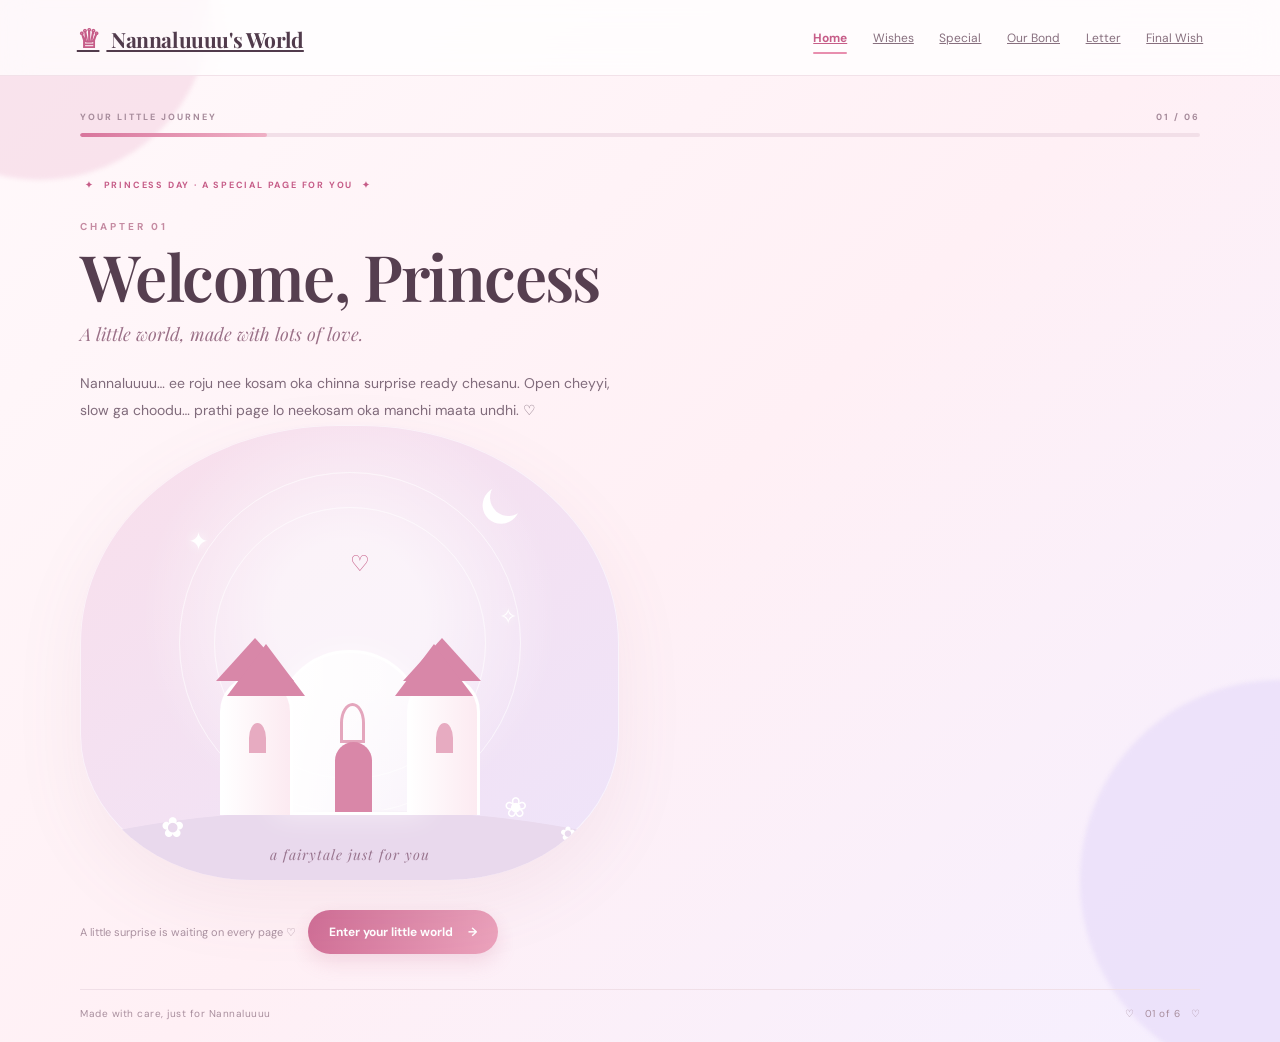
<file: index.html>
<!doctype html>
<html lang="en"><head><meta charset="utf-8"><meta name="viewport" content="width=device-width,initial-scale=1"><meta name="theme-color" content="#fff3f7"><meta name="description" content="A little Princess Day surprise for Nannaluuuu."><title>Welcome, Princess | Nannaluuuu</title><link rel="preconnect" href="https://fonts.googleapis.com"><link href="https://fonts.googleapis.com/css2?family=DM+Sans:wght@400;500;600;700&family=Playfair+Display:wght@500;600;700&display=swap" rel="stylesheet"><link rel="stylesheet" href="style.css"></head>
<body data-page="01">
<div class="ambient ambient-one"></div><div class="ambient ambient-two"></div>
<header class="topbar"><a class="brand" href="index.html"><span>♕</span> Nannaluuuu's World</a><button class="menu-toggle" aria-label="Toggle menu" aria-expanded="false">☰</button><nav class="nav"><a href="index.html" class="current">Home</a><a href="wishes.html" class="">Wishes</a><a href="special.html" class="">Special</a><a href="bond.html" class="">Our Bond</a><a href="letter.html" class="">Letter</a><a href="finale.html" class="">Final Wish</a></nav></header>
<main class="page-shell">
  <div class="progress-row"><span>YOUR LITTLE JOURNEY</span><span>01 / 06</span></div><div class="progress-track"><i style="width:16.666666666666668%"></i></div>
  <section class="page-layout home-layout">
    <div class="page-copy">
      <div class="eyebrow"><span>✦</span> Princess Day · A special page for you <span>✦</span></div>
      <p class="page-number">CHAPTER 01</p>
      <h1>Welcome, Princess</h1>
      <p class="subtitle">A little world, made with lots of love.</p>
      <div class="message-text">Nannaluuuu… ee roju nee kosam oka chinna surprise ready chesanu. Open cheyyi, slow ga choodu… prathi page lo neekosam oka manchi maata undhi. ♡</div>
      
        <div class="hero-visual" aria-label="Illustrated fairytale castle">
          <div class="moon"></div><span class="spark sp1">✦</span><span class="spark sp2">✧</span><span class="spark sp3">✦</span>
          <div class="castle-wrap"><div class="castle-flag">♡</div><div class="castle-roof roof-a"></div><div class="castle-roof roof-b"></div><div class="castle-body"><div class="castle-window"></div><div class="castle-door"></div></div><div class="castle-tower tower-a"></div><div class="castle-tower tower-b"></div></div>
          <div class="art-hill"></div><span class="flower flower-a">✿</span><span class="flower flower-b">❀</span><span class="flower flower-c">✿</span>
          <div class="visual-caption">a fairytale just for you</div>
        </div>
      <div class="page-actions">
        <span class="tiny-note">A little surprise is waiting on every page ♡</span>
        <a class="btn btn-primary" href="wishes.html">Enter your little world <span>→</span></a>
      </div>
    </div>
    
  </section>
  <div class="bottom-note"><span>Made with care, just for Nannaluuuu</span><span>♡ &nbsp; 01 of 6 &nbsp; ♡</span></div>
</main>
<script src="script.js"></script></body></html>
</file>
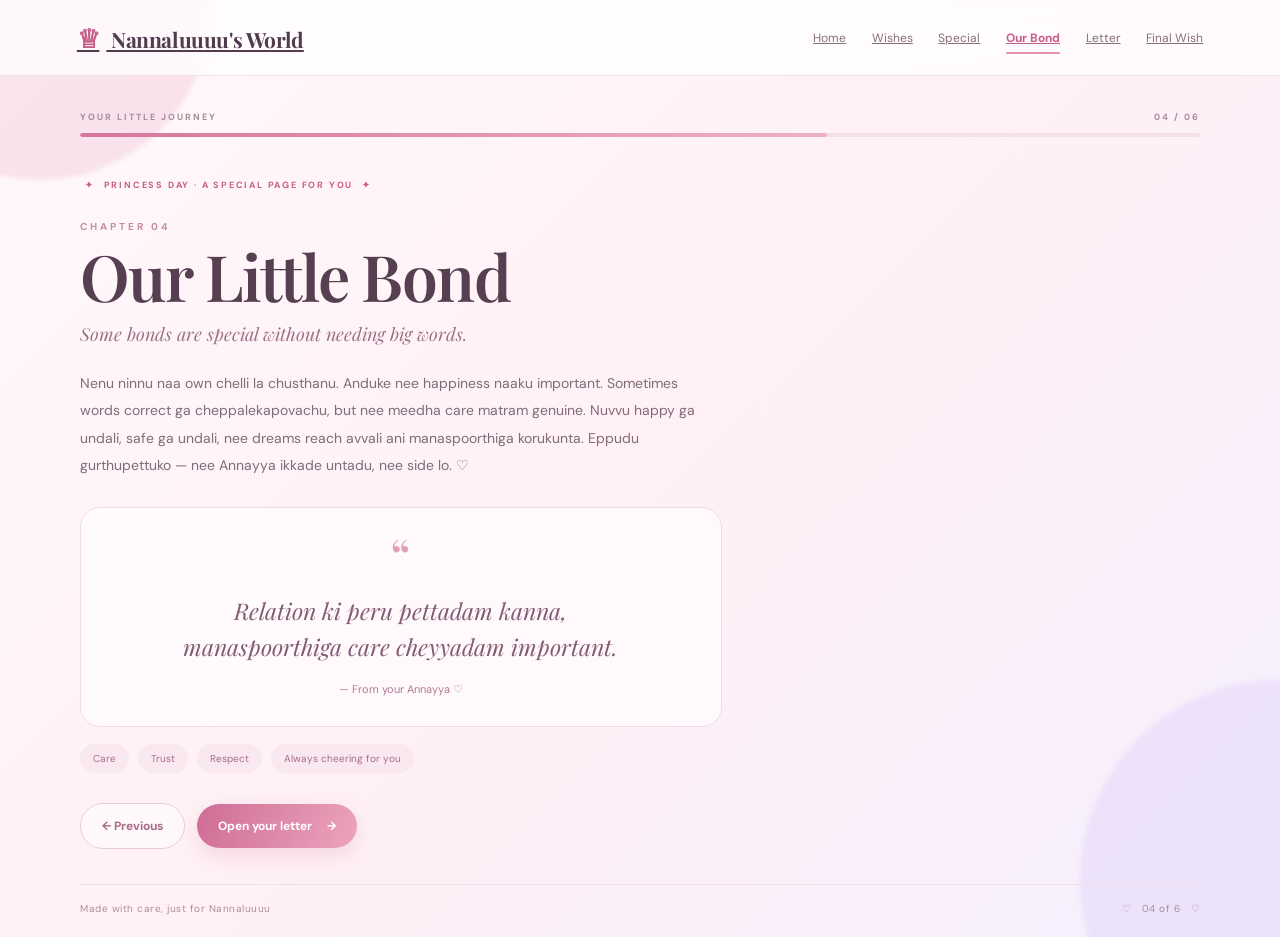
<file: bond.html>
<!doctype html>
<html lang="en"><head><meta charset="utf-8"><meta name="viewport" content="width=device-width,initial-scale=1"><meta name="theme-color" content="#fff3f7"><meta name="description" content="A little Princess Day surprise for Nannaluuuu."><title>Our Little Bond | Nannaluuuu</title><link rel="preconnect" href="https://fonts.googleapis.com"><link href="https://fonts.googleapis.com/css2?family=DM+Sans:wght@400;500;600;700&family=Playfair+Display:wght@500;600;700&display=swap" rel="stylesheet"><link rel="stylesheet" href="style.css"></head>
<body data-page="04">
<div class="ambient ambient-one"></div><div class="ambient ambient-two"></div>
<header class="topbar"><a class="brand" href="index.html"><span>♕</span> Nannaluuuu's World</a><button class="menu-toggle" aria-label="Toggle menu" aria-expanded="false">☰</button><nav class="nav"><a href="index.html" class="">Home</a><a href="wishes.html" class="">Wishes</a><a href="special.html" class="">Special</a><a href="bond.html" class="current">Our Bond</a><a href="letter.html" class="">Letter</a><a href="finale.html" class="">Final Wish</a></nav></header>
<main class="page-shell">
  <div class="progress-row"><span>YOUR LITTLE JOURNEY</span><span>04 / 06</span></div><div class="progress-track"><i style="width:66.66666666666667%"></i></div>
  <section class="page-layout ">
    <div class="page-copy">
      <div class="eyebrow"><span>✦</span> Princess Day · A special page for you <span>✦</span></div>
      <p class="page-number">CHAPTER 04</p>
      <h1>Our Little Bond</h1>
      <p class="subtitle">Some bonds are special without needing big words.</p>
      <div class="message-text">Nenu ninnu naa own chelli la chusthanu. Anduke nee happiness naaku important. Sometimes words correct ga cheppalekapovachu, but nee meedha care matram genuine. Nuvvu happy ga undali, safe ga undali, nee dreams reach avvali ani manaspoorthiga korukunta. Eppudu gurthupettuko — nee Annayya ikkade untadu, nee side lo. ♡</div>
      
        <div class="bond-quote"><span>“</span><p>Relation ki peru pettadam kanna, manaspoorthiga care cheyyadam important.</p><small>— From your Annayya ♡</small></div>
        <div class="bond-tags"><span>Care</span><span>Trust</span><span>Respect</span><span>Always cheering for you</span></div>
      <div class="page-actions">
        <a class="btn btn-secondary" href="bond.html">← Previous</a>
        <a class="btn btn-primary" href="letter.html">Open your letter <span>→</span></a>
      </div>
    </div>
    <aside class="side-art reveal"><div class="side-orbit"></div><div class="side-icon">🤍</div><p>A bond I truly value</p><span>♡</span></aside>
  </section>
  <div class="bottom-note"><span>Made with care, just for Nannaluuuu</span><span>♡ &nbsp; 04 of 6 &nbsp; ♡</span></div>
</main>
<script src="script.js"></script></body></html>
</file>
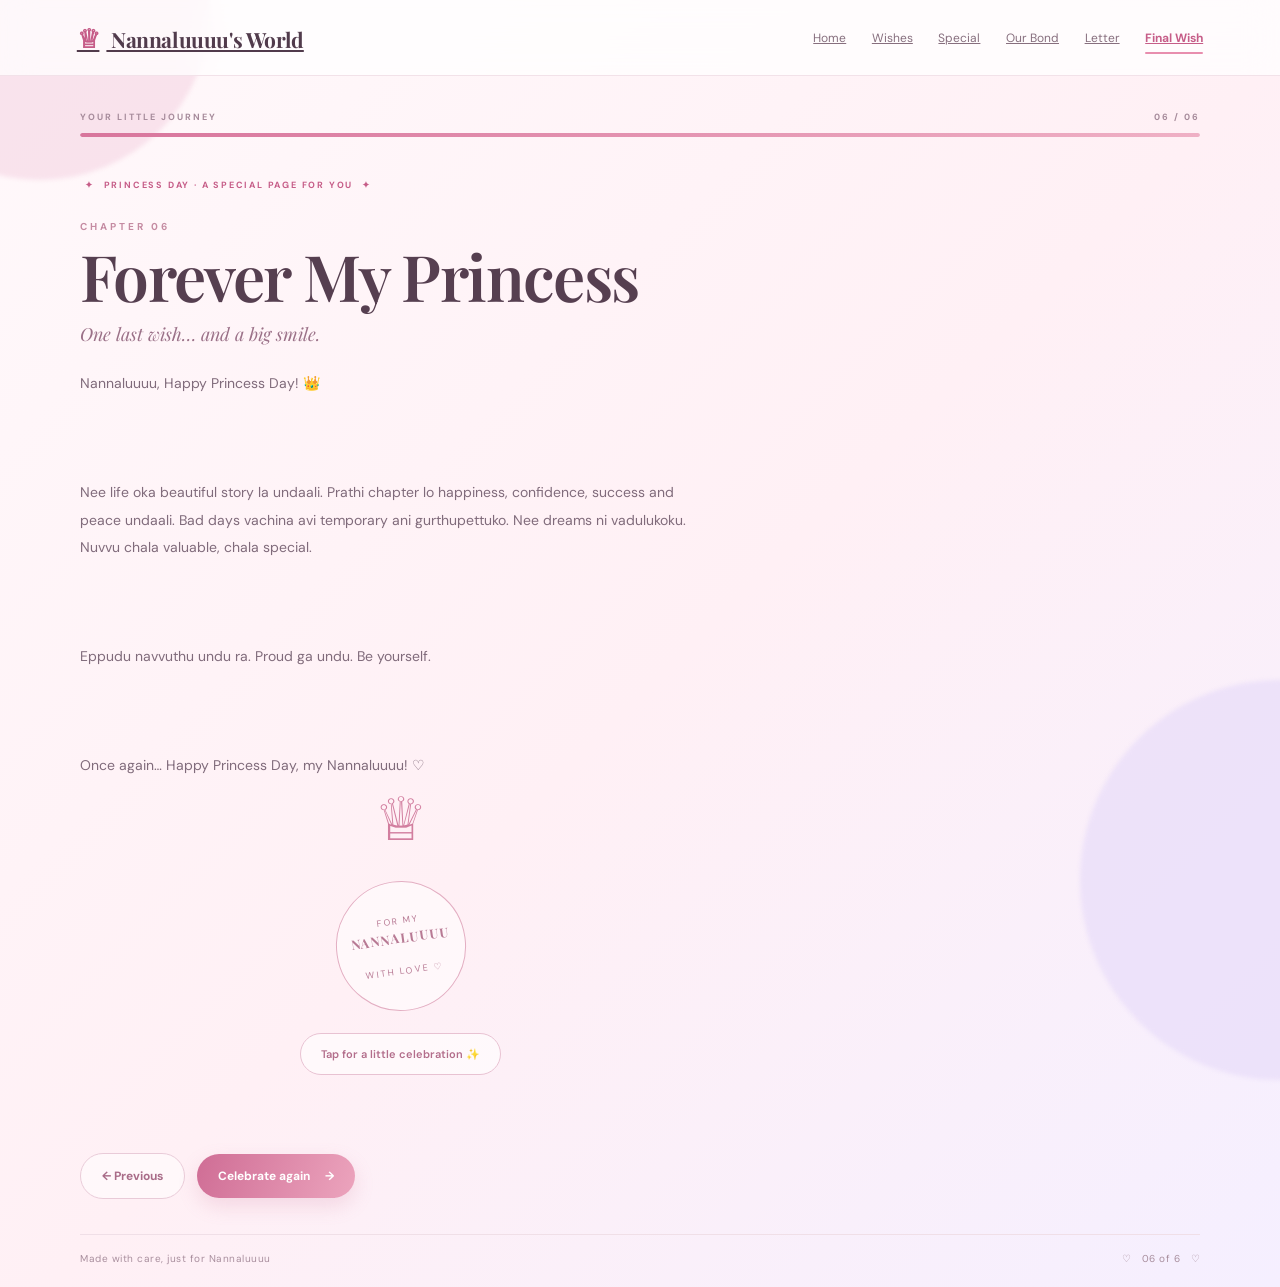
<file: finale.html>
<!doctype html>
<html lang="en"><head><meta charset="utf-8"><meta name="viewport" content="width=device-width,initial-scale=1"><meta name="theme-color" content="#fff3f7"><meta name="description" content="A little Princess Day surprise for Nannaluuuu."><title>Forever My Princess | Nannaluuuu</title><link rel="preconnect" href="https://fonts.googleapis.com"><link href="https://fonts.googleapis.com/css2?family=DM+Sans:wght@400;500;600;700&family=Playfair+Display:wght@500;600;700&display=swap" rel="stylesheet"><link rel="stylesheet" href="style.css"></head>
<body data-page="06">
<div class="ambient ambient-one"></div><div class="ambient ambient-two"></div>
<header class="topbar"><a class="brand" href="index.html"><span>♕</span> Nannaluuuu's World</a><button class="menu-toggle" aria-label="Toggle menu" aria-expanded="false">☰</button><nav class="nav"><a href="index.html" class="">Home</a><a href="wishes.html" class="">Wishes</a><a href="special.html" class="">Special</a><a href="bond.html" class="">Our Bond</a><a href="letter.html" class="">Letter</a><a href="finale.html" class="current">Final Wish</a></nav></header>
<main class="page-shell">
  <div class="progress-row"><span>YOUR LITTLE JOURNEY</span><span>06 / 06</span></div><div class="progress-track"><i style="width:100.0%"></i></div>
  <section class="page-layout ">
    <div class="page-copy">
      <div class="eyebrow"><span>✦</span> Princess Day · A special page for you <span>✦</span></div>
      <p class="page-number">CHAPTER 06</p>
      <h1>Forever My Princess</h1>
      <p class="subtitle">One last wish… and a big smile.</p>
      <div class="message-text">Nannaluuuu, Happy Princess Day! 👑<br><br><br><br>Nee life oka beautiful story la undaali. Prathi chapter lo happiness, confidence, success and peace undaali. Bad days vachina avi temporary ani gurthupettuko. Nee dreams ni vadulukoku. Nuvvu chala valuable, chala special.<br><br><br><br>Eppudu navvuthu undu ra. Proud ga undu. Be yourself.<br><br><br><br>Once again… Happy Princess Day, my Nannaluuuu! ♡</div>
      
        <div class="final-crown">♕</div>
        <div class="final-seal">FOR MY<br><strong>NANNALUUUU</strong><br>WITH LOVE ♡</div>
        <button class="celebrate-btn" id="celebrateBtn" type="button">Tap for a little celebration ✨</button>
        <div id="celebration" class="celebration" aria-live="polite"></div>
      <div class="page-actions">
        <a class="btn btn-secondary" href="finale.html">← Previous</a>
        <a class="btn btn-primary" href="index.html">Celebrate again <span>→</span></a>
      </div>
    </div>
    <aside class="side-art reveal"><div class="side-orbit"></div><div class="side-icon">👑</div><p>Keep shining, princess</p><span>♡</span></aside>
  </section>
  <div class="bottom-note"><span>Made with care, just for Nannaluuuu</span><span>♡ &nbsp; 06 of 6 &nbsp; ♡</span></div>
</main>
<script src="script.js"></script></body></html>
</file>
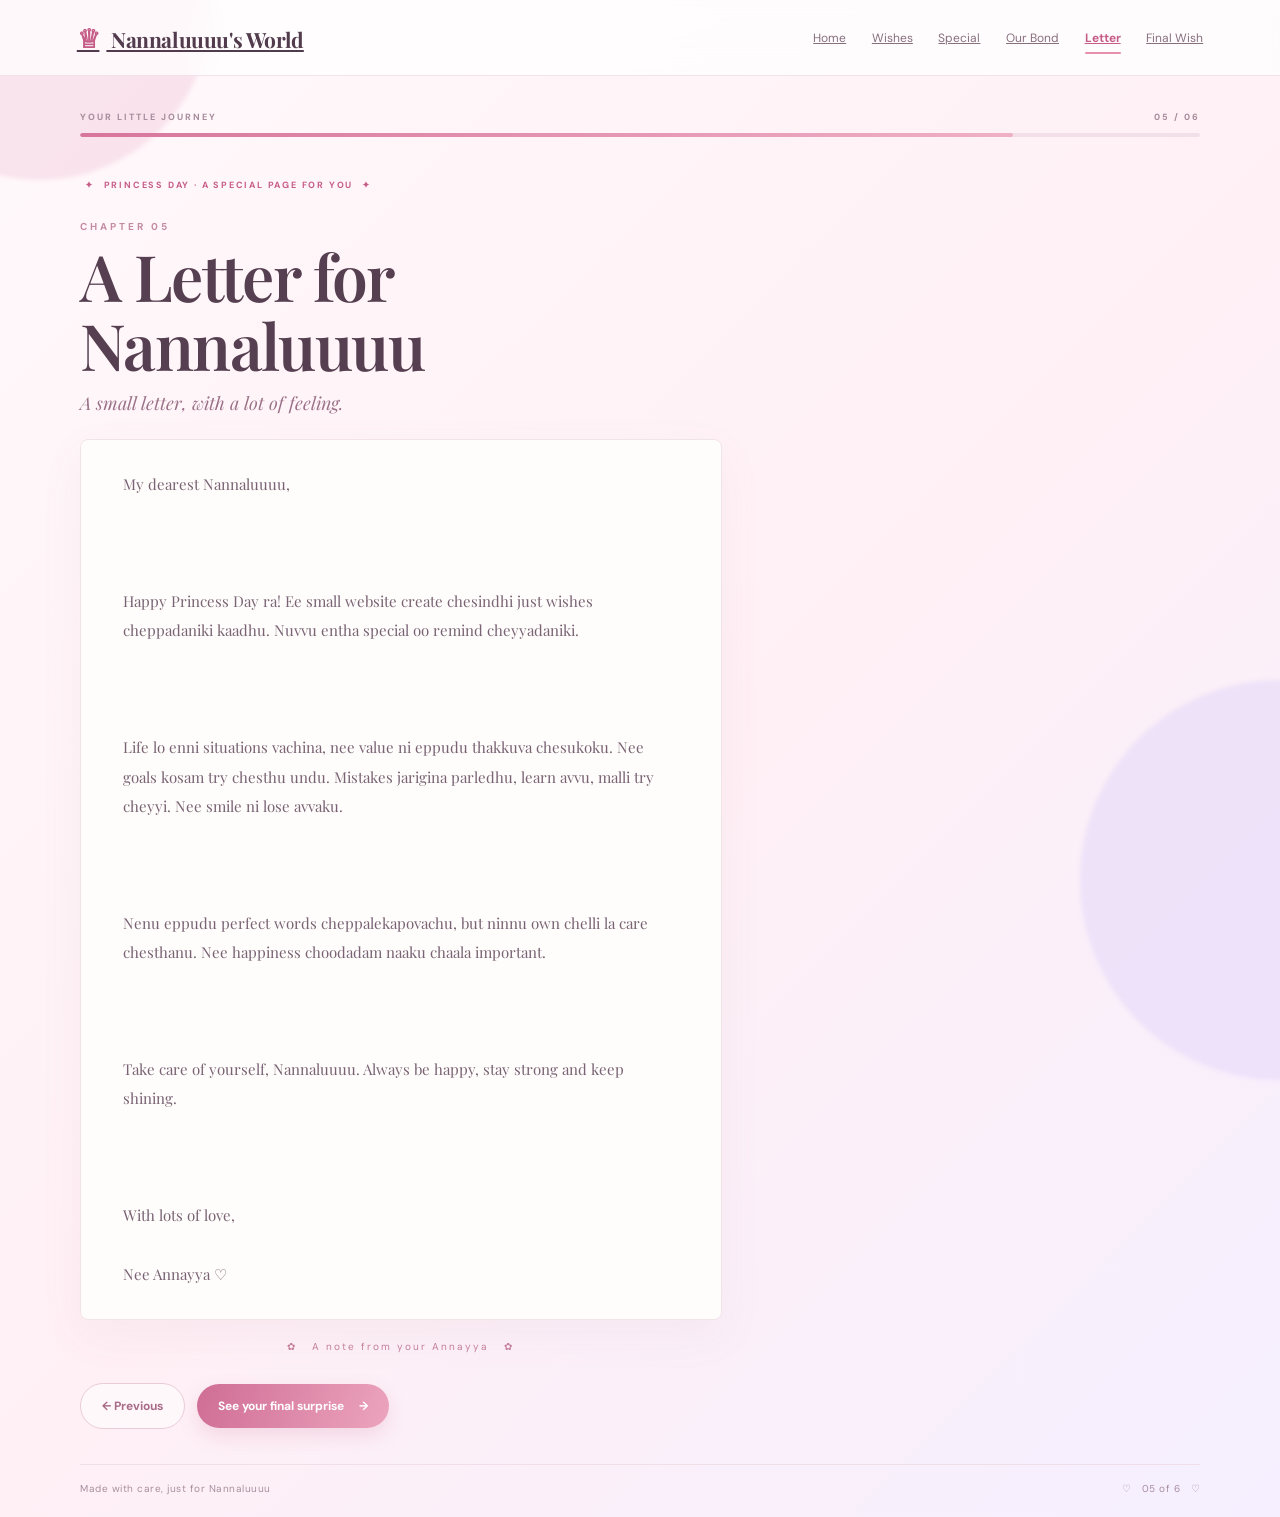
<file: letter.html>
<!doctype html>
<html lang="en"><head><meta charset="utf-8"><meta name="viewport" content="width=device-width,initial-scale=1"><meta name="theme-color" content="#fff3f7"><meta name="description" content="A little Princess Day surprise for Nannaluuuu."><title>A Letter for Nannaluuuu | Nannaluuuu</title><link rel="preconnect" href="https://fonts.googleapis.com"><link href="https://fonts.googleapis.com/css2?family=DM+Sans:wght@400;500;600;700&family=Playfair+Display:wght@500;600;700&display=swap" rel="stylesheet"><link rel="stylesheet" href="style.css"></head>
<body data-page="05">
<div class="ambient ambient-one"></div><div class="ambient ambient-two"></div>
<header class="topbar"><a class="brand" href="index.html"><span>♕</span> Nannaluuuu's World</a><button class="menu-toggle" aria-label="Toggle menu" aria-expanded="false">☰</button><nav class="nav"><a href="index.html" class="">Home</a><a href="wishes.html" class="">Wishes</a><a href="special.html" class="">Special</a><a href="bond.html" class="">Our Bond</a><a href="letter.html" class="current">Letter</a><a href="finale.html" class="">Final Wish</a></nav></header>
<main class="page-shell">
  <div class="progress-row"><span>YOUR LITTLE JOURNEY</span><span>05 / 06</span></div><div class="progress-track"><i style="width:83.33333333333333%"></i></div>
  <section class="page-layout ">
    <div class="page-copy">
      <div class="eyebrow"><span>✦</span> Princess Day · A special page for you <span>✦</span></div>
      <p class="page-number">CHAPTER 05</p>
      <h1>A Letter for Nannaluuuu</h1>
      <p class="subtitle">A small letter, with a lot of feeling.</p>
      <div class="letter-content">My dearest Nannaluuuu,<br><br><br><br>Happy Princess Day ra! Ee small website create chesindhi just wishes cheppadaniki kaadhu. Nuvvu entha special oo remind cheyyadaniki.<br><br><br><br>Life lo enni situations vachina, nee value ni eppudu thakkuva chesukoku. Nee goals kosam try chesthu undu. Mistakes jarigina parledhu, learn avvu, malli try cheyyi. Nee smile ni lose avvaku.<br><br><br><br>Nenu eppudu perfect words cheppalekapovachu, but ninnu own chelli la care chesthanu. Nee happiness choodadam naaku chaala important.<br><br><br><br>Take care of yourself, Nannaluuuu. Always be happy, stay strong and keep shining.<br><br><br><br>With lots of love,<br><br>Nee Annayya ♡</div>
      <div class="letter-decoration">✿ &nbsp; A note from your Annayya &nbsp; ✿</div>
      <div class="page-actions">
        <a class="btn btn-secondary" href="letter.html">← Previous</a>
        <a class="btn btn-primary" href="finale.html">See your final surprise <span>→</span></a>
      </div>
    </div>
    <aside class="side-art reveal"><div class="side-orbit"></div><div class="side-icon">💌</div><p>Written with care</p><span>♡</span></aside>
  </section>
  <div class="bottom-note"><span>Made with care, just for Nannaluuuu</span><span>♡ &nbsp; 05 of 6 &nbsp; ♡</span></div>
</main>
<script src="script.js"></script></body></html>
</file>
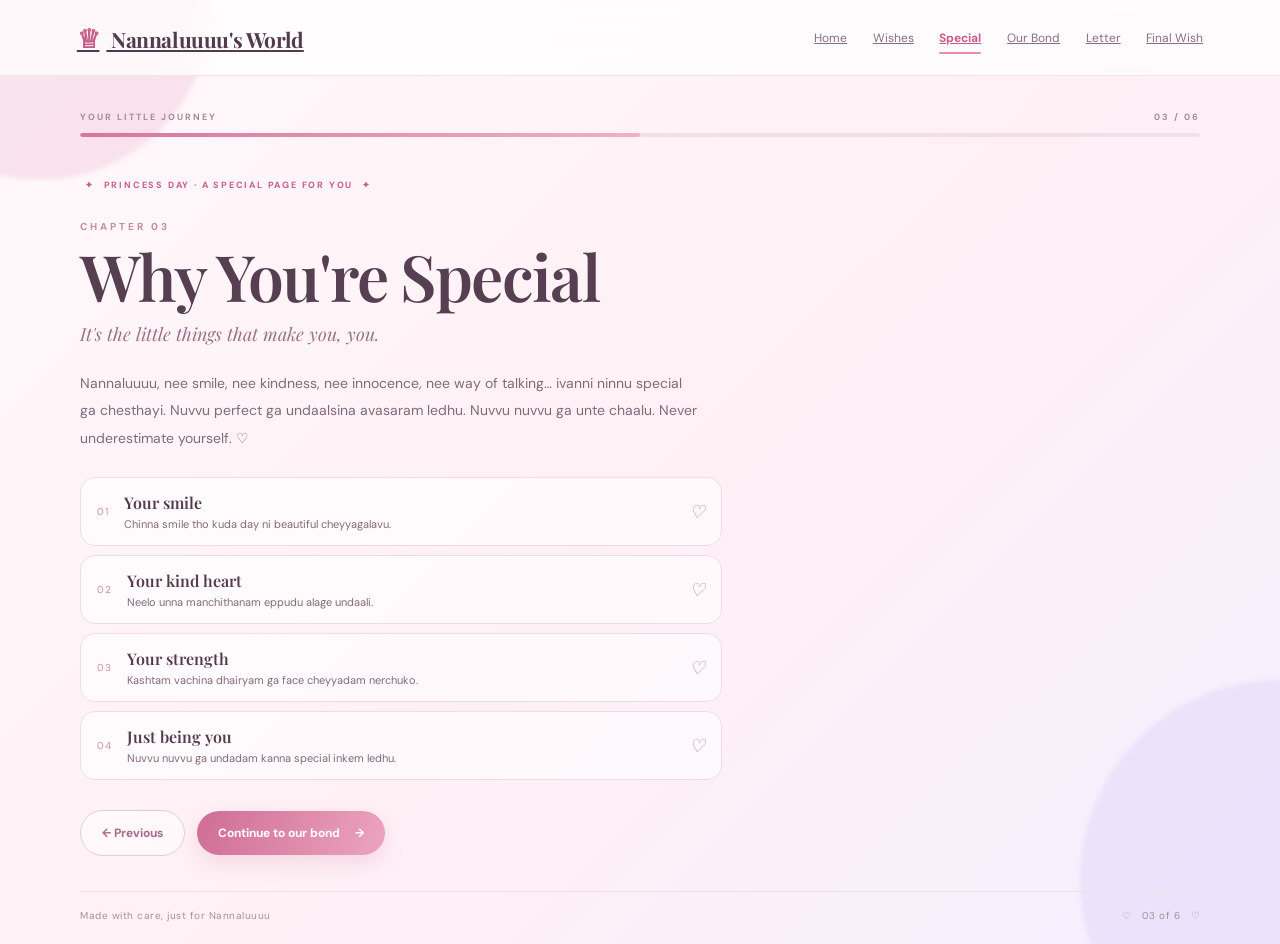
<file: special.html>
<!doctype html>
<html lang="en"><head><meta charset="utf-8"><meta name="viewport" content="width=device-width,initial-scale=1"><meta name="theme-color" content="#fff3f7"><meta name="description" content="A little Princess Day surprise for Nannaluuuu."><title>Why You're Special | Nannaluuuu</title><link rel="preconnect" href="https://fonts.googleapis.com"><link href="https://fonts.googleapis.com/css2?family=DM+Sans:wght@400;500;600;700&family=Playfair+Display:wght@500;600;700&display=swap" rel="stylesheet"><link rel="stylesheet" href="style.css"></head>
<body data-page="03">
<div class="ambient ambient-one"></div><div class="ambient ambient-two"></div>
<header class="topbar"><a class="brand" href="index.html"><span>♕</span> Nannaluuuu's World</a><button class="menu-toggle" aria-label="Toggle menu" aria-expanded="false">☰</button><nav class="nav"><a href="index.html" class="">Home</a><a href="wishes.html" class="">Wishes</a><a href="special.html" class="current">Special</a><a href="bond.html" class="">Our Bond</a><a href="letter.html" class="">Letter</a><a href="finale.html" class="">Final Wish</a></nav></header>
<main class="page-shell">
  <div class="progress-row"><span>YOUR LITTLE JOURNEY</span><span>03 / 06</span></div><div class="progress-track"><i style="width:50.0%"></i></div>
  <section class="page-layout ">
    <div class="page-copy">
      <div class="eyebrow"><span>✦</span> Princess Day · A special page for you <span>✦</span></div>
      <p class="page-number">CHAPTER 03</p>
      <h1>Why You're Special</h1>
      <p class="subtitle">It's the little things that make you, you.</p>
      <div class="message-text">Nannaluuuu, nee smile, nee kindness, nee innocence, nee way of talking… ivanni ninnu special ga chesthayi. Nuvvu perfect ga undaalsina avasaram ledhu. Nuvvu nuvvu ga unte chaalu. Never underestimate yourself. ♡</div>
      
        <div class="reason-list">
          <div class="reason" tabindex="0"><span>01</span><div><b>Your smile</b><small>Chinna smile tho kuda day ni beautiful cheyyagalavu.</small></div><i>♡</i></div>
          <div class="reason" tabindex="0"><span>02</span><div><b>Your kind heart</b><small>Neelo unna manchithanam eppudu alage undaali.</small></div><i>♡</i></div>
          <div class="reason" tabindex="0"><span>03</span><div><b>Your strength</b><small>Kashtam vachina dhairyam ga face cheyyadam nerchuko.</small></div><i>♡</i></div>
          <div class="reason" tabindex="0"><span>04</span><div><b>Just being you</b><small>Nuvvu nuvvu ga undadam kanna special inkem ledhu.</small></div><i>♡</i></div>
        </div>
      <div class="page-actions">
        <a class="btn btn-secondary" href="special.html">← Previous</a>
        <a class="btn btn-primary" href="bond.html">Continue to our bond <span>→</span></a>
      </div>
    </div>
    <aside class="side-art reveal"><div class="side-orbit"></div><div class="side-icon">🦋</div><p>You are one of a kind</p><span>♡</span></aside>
  </section>
  <div class="bottom-note"><span>Made with care, just for Nannaluuuu</span><span>♡ &nbsp; 03 of 6 &nbsp; ♡</span></div>
</main>
<script src="script.js"></script></body></html>
</file>
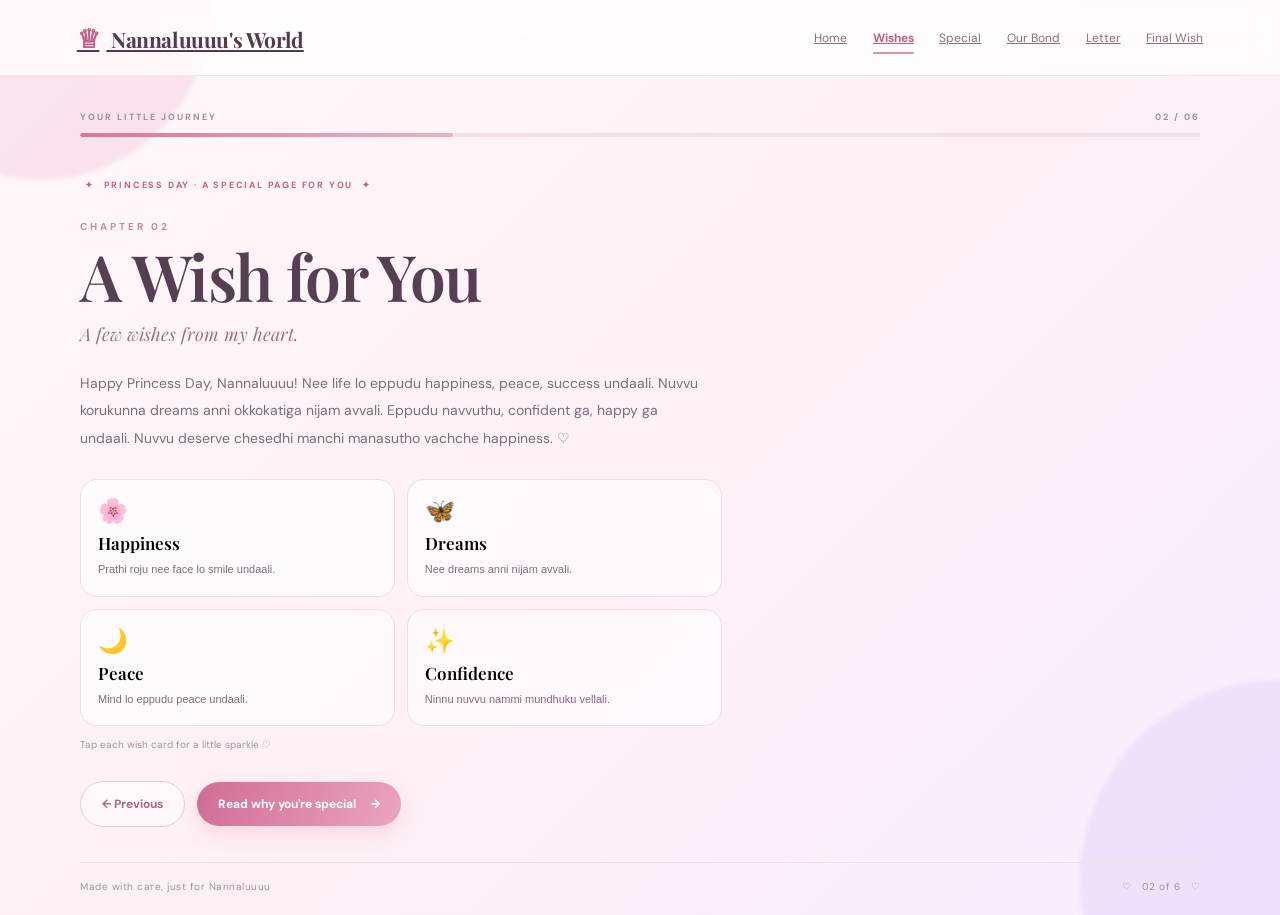
<file: wishes.html>
<!doctype html>
<html lang="en"><head><meta charset="utf-8"><meta name="viewport" content="width=device-width,initial-scale=1"><meta name="theme-color" content="#fff3f7"><meta name="description" content="A little Princess Day surprise for Nannaluuuu."><title>A Wish for You | Nannaluuuu</title><link rel="preconnect" href="https://fonts.googleapis.com"><link href="https://fonts.googleapis.com/css2?family=DM+Sans:wght@400;500;600;700&family=Playfair+Display:wght@500;600;700&display=swap" rel="stylesheet"><link rel="stylesheet" href="style.css"></head>
<body data-page="02">
<div class="ambient ambient-one"></div><div class="ambient ambient-two"></div>
<header class="topbar"><a class="brand" href="index.html"><span>♕</span> Nannaluuuu's World</a><button class="menu-toggle" aria-label="Toggle menu" aria-expanded="false">☰</button><nav class="nav"><a href="index.html" class="">Home</a><a href="wishes.html" class="current">Wishes</a><a href="special.html" class="">Special</a><a href="bond.html" class="">Our Bond</a><a href="letter.html" class="">Letter</a><a href="finale.html" class="">Final Wish</a></nav></header>
<main class="page-shell">
  <div class="progress-row"><span>YOUR LITTLE JOURNEY</span><span>02 / 06</span></div><div class="progress-track"><i style="width:33.333333333333336%"></i></div>
  <section class="page-layout ">
    <div class="page-copy">
      <div class="eyebrow"><span>✦</span> Princess Day · A special page for you <span>✦</span></div>
      <p class="page-number">CHAPTER 02</p>
      <h1>A Wish for You</h1>
      <p class="subtitle">A few wishes from my heart.</p>
      <div class="message-text">Happy Princess Day, Nannaluuuu! Nee life lo eppudu happiness, peace, success undaali. Nuvvu korukunna dreams anni okkokatiga nijam avvali. Eppudu navvuthu, confident ga, happy ga undaali. Nuvvu deserve chesedhi manchi manasutho vachche happiness. ♡</div>
      
        <div class="wish-grid">
          <button class="wish-tile" type="button"><span>🌸</span><b>Happiness</b><small>Prathi roju nee face lo smile undaali.</small></button>
          <button class="wish-tile" type="button"><span>🦋</span><b>Dreams</b><small>Nee dreams anni nijam avvali.</small></button>
          <button class="wish-tile" type="button"><span>🌙</span><b>Peace</b><small>Mind lo eppudu peace undaali.</small></button>
          <button class="wish-tile" type="button"><span>✨</span><b>Confidence</b><small>Ninnu nuvvu nammi mundhuku vellali.</small></button>
        </div><p class="hint">Tap each wish card for a little sparkle ♡</p>
      <div class="page-actions">
        <a class="btn btn-secondary" href="wishes.html">← Previous</a>
        <a class="btn btn-primary" href="special.html">Read why you're special <span>→</span></a>
      </div>
    </div>
    <aside class="side-art reveal"><div class="side-orbit"></div><div class="side-icon">🌷</div><p>A wish for your smile</p><span>♡</span></aside>
  </section>
  <div class="bottom-note"><span>Made with care, just for Nannaluuuu</span><span>♡ &nbsp; 02 of 6 &nbsp; ♡</span></div>
</main>
<script src="script.js"></script></body></html>
</file>
<file: style.css>
*{box-sizing:border-box} :root{--ink:#513b4c;--muted:#806b7b;--pink:#e88eae;--deep:#c65d88;--pale:#fff3f7;--line:#f0dce5;--serif:'Playfair Display',Georgia,serif;--sans:'DM Sans',Arial,sans-serif}html{scroll-behavior:smooth}body{margin:0;min-height:100vh;overflow-x:hidden;background:linear-gradient(135deg,#fff9fb 0%,#fff0f5 52%,#f5efff 100%);color:var(--ink);font-family:var(--sans);position:relative}.ambient{position:fixed;border-radius:50%;filter:blur(2px);pointer-events:none;z-index:-1}.ambient-one{width:340px;height:340px;top:-160px;left:-130px;background:#f7d8e6aa}.ambient-two{width:400px;height:400px;right:-200px;bottom:-180px;background:#e7dcf9aa}.topbar{height:76px;padding:0 clamp(18px,6vw,88px);display:flex;align-items:center;justify-content:space-between;background:#ffffffbd;border-bottom:1px solid #f2e2e9;backdrop-filter:blur(16px);position:sticky;top:0;z-index:20}.brand{font:700 21px var(--serif);color:var(--ink);letter-spacing:-.4px}.brand span{color:var(--deep);font-size:26px;margin-right:7px}.nav{display:flex;gap:clamp(12px,2vw,27px);align-items:center}.nav a{font-size:12px;color:#876f7e;padding:10px 0;position:relative;transition:color .25s,transform .25s}.nav a:hover{color:var(--deep);transform:translateY(-2px)}.nav a.current{color:var(--deep);font-weight:700}.nav a.current:after{content:"";position:absolute;bottom:2px;left:0;right:0;height:2px;border-radius:5px;background:var(--pink)}.menu-toggle{display:none;border:0;background:none;font-size:24px;color:var(--ink)}.page-shell{width:min(1120px,88%);margin:0 auto;min-height:calc(100vh - 76px);padding:35px 0 22px}.progress-row{display:flex;justify-content:space-between;color:#a68b9b;font-size:9px;letter-spacing:2px;font-weight:700}.progress-track{height:4px;background:#f2dfe8;border-radius:20px;margin-top:10px;overflow:hidden}.progress-track i{display:block;height:100%;border-radius:20px;background:linear-gradient(90deg,#d8759c,#efb0c5);transition:width .8s cubic-bezier(.2,.8,.2,1)}.page-layout{min-height:650px;display:grid;grid-template-columns:minmax(0,1.15fr) minmax(260px,.75fr);gap:60px;align-items:center;padding:42px 0 35px;animation:pageIn .75s cubic-bezier(.2,.7,.2,1) both}.home-layout{grid-template-columns:1fr 1fr;gap:42px}@keyframes pageIn{from{opacity:0;transform:translateY(20px)}to{opacity:1;transform:translateY(0)}}.page-copy{animation:copyIn .8s .08s both}@keyframes copyIn{from{opacity:0;transform:translateX(-14px)}to{opacity:1;transform:translateX(0)}}.eyebrow{text-transform:uppercase;letter-spacing:1.8px;font-size:9px;color:var(--deep);font-weight:700}.eyebrow span{padding:0 5px}.page-number{font-size:10px;letter-spacing:3px;color:#c58ba2;font-weight:700;margin:29px 0 8px}.page-copy h1{font:600 clamp(42px,5vw,64px)/1.08 var(--serif);letter-spacing:-1.6px;margin:0 0 12px;color:#563f50}.page-copy h1 em{color:var(--deep);font-weight:500}.subtitle{font:italic 18px var(--serif);color:#9b7188;margin:0 0 24px}.message-text{font-size:14px;line-height:1.95;color:var(--muted);max-width:620px}.page-actions{display:flex;gap:12px;align-items:center;flex-wrap:wrap;margin-top:30px}.btn{display:inline-flex;align-items:center;justify-content:center;gap:15px;padding:14px 21px;border-radius:50px;font:700 12px var(--sans);text-decoration:none;cursor:pointer;transition:transform .25s,box-shadow .25s,background .25s}.btn:hover{transform:translateY(-4px);box-shadow:0 12px 25px #b65b831e}.btn-primary{color:white;background:linear-gradient(110deg,#cf6d95,#eca4bd);box-shadow:0 8px 20px #ce729633}.btn-secondary{border:1px solid #e9cbd8;color:#a96c88;background:#fff8}.tiny-note{font-size:11px;color:#aa91a0}.hero-visual{height:455px;position:relative;overflow:hidden;border-radius:48% 48% 32% 32%;background:radial-gradient(circle at 50% 42%,#fff9 0 20%,transparent 55%),linear-gradient(145deg,#f9dfeb,#eee4fa);box-shadow:inset 0 0 0 1px #fff9,0 25px 70px #9f688014;animation:floatVisual 6s ease-in-out infinite}.hero-visual:before,.hero-visual:after{content:"";position:absolute;border:1px solid #fff9;border-radius:50%;width:340px;height:340px;left:50%;top:48%;transform:translate(-50%,-50%)}.hero-visual:after{width:270px;height:270px}.moon{position:absolute;right:17%;top:12%;width:37px;height:37px;border-radius:50%;box-shadow:-10px 4px 0 0 #fff;transform:rotate(-25deg)}.spark{position:absolute;color:white;text-shadow:0 0 12px white;animation:twinkle 2.3s ease-in-out infinite}.sp1{top:22%;left:20%;font-size:25px}.sp2{top:39%;right:19%;font-size:22px;animation-delay:.7s}.sp3{top:58%;left:27%;font-size:16px;animation-delay:1.2s}.castle-wrap{position:absolute;bottom:65px;left:50%;transform:translateX(-50%);width:260px;height:250px;z-index:2}.castle-body{position:absolute;bottom:0;left:55px;width:150px;height:165px;border:3px solid #fff;background:linear-gradient(90deg,#fff,#fff9);border-radius:75px 75px 0 0;box-shadow:0 0 30px #fff8}.castle-roof{position:absolute;z-index:3;border-left:39px solid transparent;border-right:39px solid transparent;border-bottom:52px solid #d887a8}.roof-a{left:7px;bottom:119px}.roof-b{right:7px;bottom:119px}.castle-tower{position:absolute;bottom:0;width:73px;height:140px;background:linear-gradient(90deg,#fff,#fceaf1);border:3px solid white;border-bottom:0;border-radius:42px 42px 0 0}.tower-a{left:0}.tower-b{right:0}.castle-tower:before{content:"";position:absolute;top:-40px;left:-7px;border-left:39px solid transparent;border-right:39px solid transparent;border-bottom:43px solid #d887a8}.castle-tower:after{content:"";position:absolute;top:45px;left:26px;width:17px;height:30px;background:#e7abc1;border-radius:50% 50% 0 0}.castle-window{position:absolute;top:50px;left:62px;width:25px;height:40px;border:3px solid #e4a6bd;border-radius:50% 50% 0 0}.castle-door{position:absolute;bottom:0;left:57px;width:37px;height:70px;background:#d987a8;border-radius:25px 25px 0 0}.castle-flag{position:absolute;top:-16px;left:50%;z-index:4;color:#c65d88;font-size:22px}.art-hill{position:absolute;bottom:-65px;left:-10%;width:120%;height:135px;background:#e9d9ed;border-radius:50% 50% 0 0}.flower{position:absolute;bottom:34px;color:white;font-size:28px;z-index:4;animation:sway 3s ease-in-out infinite}.flower-a{left:15%}.flower-b{right:17%;bottom:54px;animation-delay:.6s}.flower-c{right:8%;font-size:19px}.visual-caption{position:absolute;bottom:16px;z-index:5;width:100%;text-align:center;color:#99758f;font:italic 14px var(--serif);letter-spacing:1px}.side-art{height:350px;border-radius:48% 48% 36% 36%;background:linear-gradient(145deg,#f8e5ef,#eee7fb);border:1px solid #fff;box-shadow:0 20px 60px #9f688014;display:flex;flex-direction:column;align-items:center;justify-content:center;position:relative;overflow:hidden;animation:floatVisual 6s ease-in-out infinite}.side-orbit{position:absolute;width:240px;height:240px;border:1px solid #fff;border-radius:50%;box-shadow:0 0 0 35px #ffffff20,0 0 0 70px #ffffff14}.side-icon{font-size:83px;filter:drop-shadow(0 12px 10px #9f688022);z-index:1;animation:iconFloat 3s ease-in-out infinite}.side-art p{font:italic 19px var(--serif);color:#956c85;z-index:1}.side-art>span{font-size:23px;color:#d783a5;z-index:1}.wish-grid{display:grid;grid-template-columns:repeat(2,1fr);gap:12px;margin-top:27px}.wish-tile{border:1px solid #f1dce6;background:#fff9;border-radius:17px;padding:17px;text-align:left;display:flex;flex-direction:column;gap:7px;cursor:pointer;transition:transform .25s,box-shadow .25s,border-color .25s}.wish-tile:hover,.wish-tile:focus-visible{transform:translateY(-6px) rotate(-.5deg);box-shadow:0 14px 25px #b65b8317;border-color:#e9b7cb;outline:none}.wish-tile span{font-size:24px}.wish-tile b{font:600 17px var(--serif)}.wish-tile small{font-size:11px;color:var(--muted);line-height:1.6}.hint{font-size:10px;color:#ad8e9f;margin-top:12px}.reason-list{display:grid;gap:9px;margin-top:25px}.reason{display:flex;gap:15px;align-items:center;padding:14px 16px;border-radius:15px;border:1px solid #f1dce6;background:#fff9;transition:transform .25s,background .25s,box-shadow .25s}.reason:hover,.reason:focus{transform:translateX(7px);background:#fff;box-shadow:0 10px 20px #b65b8312;outline:none}.reason>span{font-size:10px;color:#cf8da8;letter-spacing:1px}.reason div{display:flex;flex-direction:column;gap:4px}.reason b{font:600 16px var(--serif)}.reason small{font-size:11px;color:var(--muted)}.reason i{margin-left:auto;color:#d987a8;font-size:18px}.bond-quote{margin-top:28px;padding:28px;border-radius:20px;background:#fff9;border:1px solid #f0dce5;text-align:center;position:relative}.bond-quote>span{font:50px var(--serif);color:#dfa1b8;line-height:.8}.bond-quote p{font:italic 23px/1.55 var(--serif);color:#835b74;margin:12px auto;max-width:470px}.bond-quote small{color:#b27a95;font-size:11px}.bond-tags{display:flex;flex-wrap:wrap;gap:9px;margin-top:17px}.bond-tags span{padding:8px 13px;border-radius:30px;background:#f9e8ef;color:#a86c88;font-size:10px}.letter-content{white-space:normal;background:#fffdfb;border:1px solid #f1e4e9;border-radius:8px;padding:30px clamp(20px,4vw,42px);box-shadow:0 15px 45px #9f688010;color:#786273;font:15px/1.95 var(--serif);position:relative}.letter-decoration{text-align:center;color:#c47e9b;font-size:10px;letter-spacing:2px;margin:20px 0 15px}.final-crown{text-align:center;color:#d27e9f;font-size:60px;animation:crownGlow 2.5s ease-in-out infinite}.final-seal{margin:22px auto;width:130px;height:130px;border:1px solid #e3aec2;border-radius:50%;display:flex;flex-direction:column;align-items:center;justify-content:center;text-align:center;color:#b87a94;font-size:9px;letter-spacing:2px;line-height:1.8;transform:rotate(-8deg);background:#fff8}.final-seal strong{font:700 13px var(--serif);letter-spacing:1px}.celebrate-btn{display:block;margin:22px auto 0;border:1px solid #e8c2d2;background:#fff9;color:#b36e8b;border-radius:30px;padding:13px 20px;font:600 11px var(--sans);cursor:pointer;transition:all .25s}.celebrate-btn:hover{background:#f8e4ed;transform:translateY(-3px)}.celebration{text-align:center;min-height:34px;margin-top:14px;color:#ce7399;letter-spacing:6px;font-size:22px}.bottom-note{border-top:1px solid #f0dfe7;padding:17px 0 0;display:flex;justify-content:space-between;color:#a88e9d;font-size:10px;letter-spacing:.5px}.reveal{opacity:0;transform:translateY(18px);transition:opacity .7s ease,transform .7s ease}.reveal.visible{opacity:1;transform:translateY(0)}@keyframes floatVisual{0%,100%{transform:translateY(0)}50%{transform:translateY(-9px)}}@keyframes twinkle{0%,100%{opacity:.45;transform:scale(.85)}50%{opacity:1;transform:scale(1.2)}}@keyframes sway{0%,100%{transform:rotate(-7deg)}50%{transform:rotate(8deg)}}@keyframes iconFloat{0%,100%{transform:translateY(0) rotate(-4deg)}50%{transform:translateY(-10px) rotate(4deg)}}@keyframes crownGlow{0%,100%{filter:drop-shadow(0 0 0 #f5bfd3)}50%{filter:drop-shadow(0 0 13px #f0a8c4)}}.floating{position:fixed;bottom:-30px;z-index:30;pointer-events:none;color:#dc8eac;animation:rise linear forwards}@keyframes rise{to{transform:translateY(-110vh) rotate(35deg);opacity:0}}@media(max-width:800px){.topbar{height:68px}.menu-toggle{display:block}.nav{display:none;position:absolute;top:68px;left:0;right:0;padding:15px 7%;background:#fffafc;flex-direction:column;align-items:flex-start;gap:8px;border-bottom:1px solid var(--line)}.nav.open{display:flex}.nav a.current:after{display:none}.page-shell{width:88%;padding-top:25px}.page-layout,.home-layout{grid-template-columns:1fr;gap:30px;min-height:unset;padding:38px 0 28px}.page-copy h1{font-size:48px}.hero-visual{height:360px;width:min(100%,440px);margin:0 auto;grid-row:1}.home-layout .page-copy{grid-row:2}.side-art{height:260px;width:min(100%,380px);margin:0 auto}.side-icon{font-size:65px}.page-actions{margin-top:24px}.bottom-note{gap:8px;flex-direction:column;text-align:center}.wish-grid{gap:9px}.wish-tile{padding:14px}}@media(max-width:390px){.page-copy h1{font-size:41px}.btn{padding:13px 16px}.page-actions{gap:8px}.hero-visual{height:320px}}@media(prefers-reduced-motion:reduce){*,*:before,*:after{scroll-behavior:auto!important;animation-duration:.01ms!important;transition-duration:.01ms!important}}
</file>
